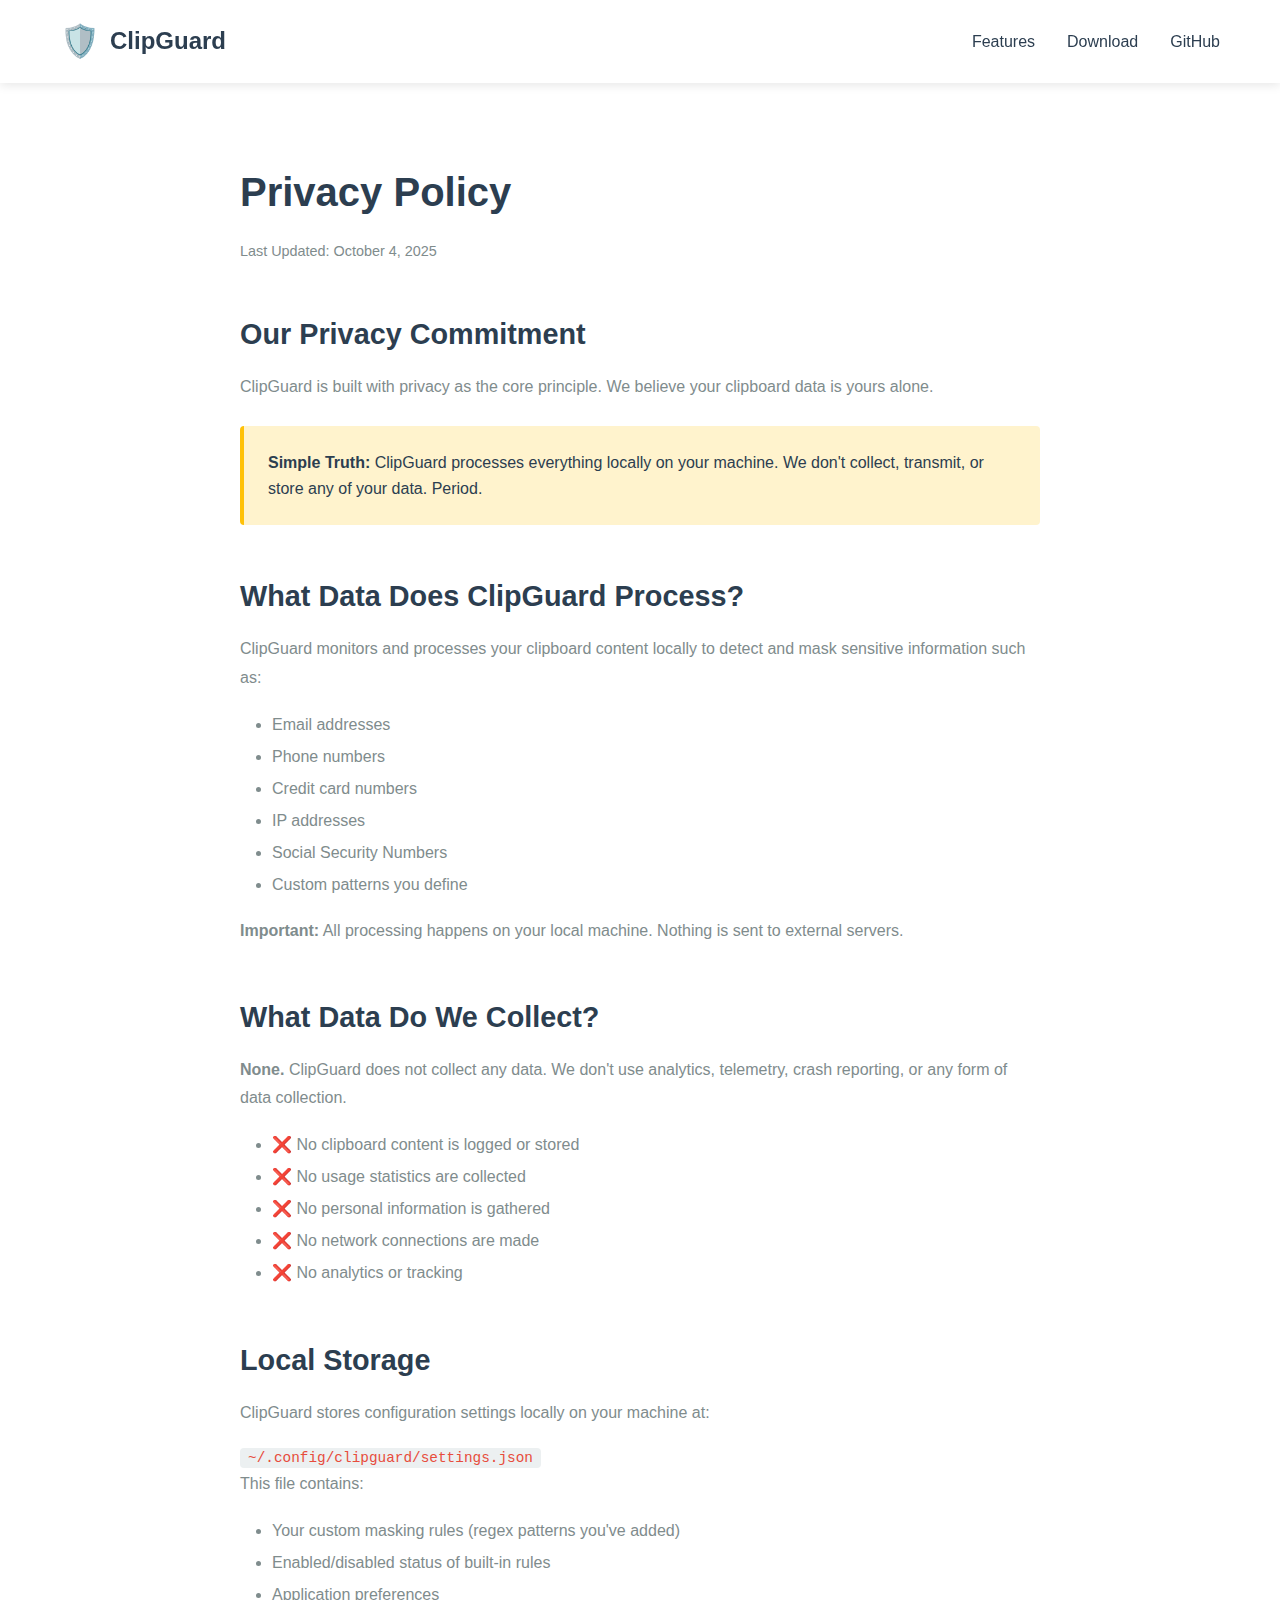
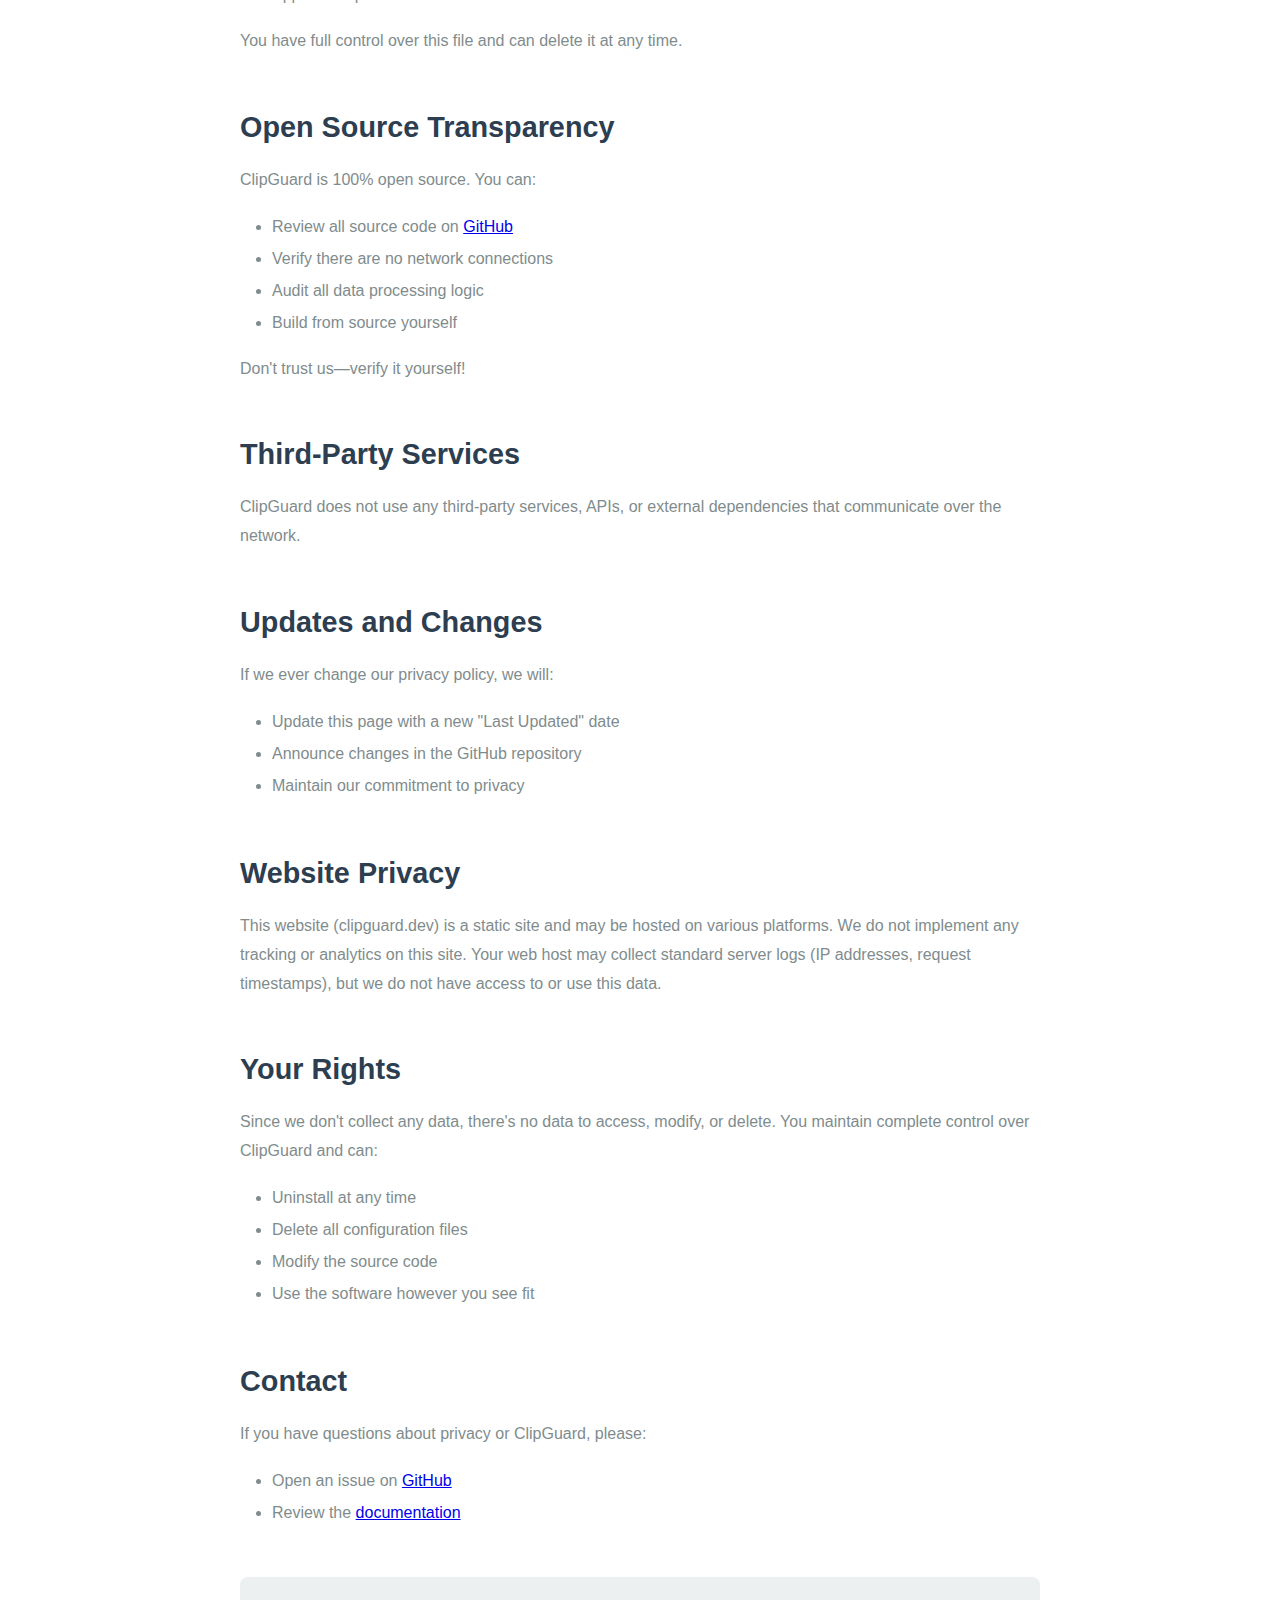
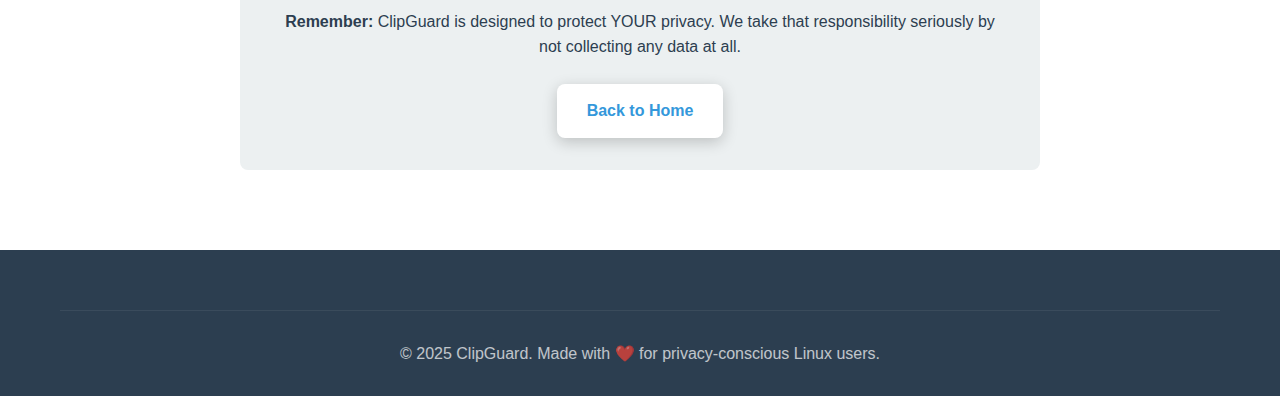
<file: privacy.html>
<!DOCTYPE html>
<html lang="en">
<head>
    <meta charset="UTF-8">
    <meta name="viewport" content="width=device-width, initial-scale=1.0">
    <meta name="description" content="ClipGuard Privacy Policy - Learn how we protect your data">
    <title>Privacy Policy - ClipGuard</title>
    <link rel="stylesheet" href="css/styles.css">
    <link rel="icon" type="image/svg+xml" href="data:image/svg+xml,<svg xmlns='http://www.w3.org/2000/svg' viewBox='0 0 100 100'><text y='.9em' font-size='90'>🛡️</text></svg>">
</head>
<body>
    <!-- Navigation -->
    <nav class="navbar">
        <div class="container nav-container">
            <div class="logo">
                <a href="index.html" style="text-decoration: none; color: inherit; display: flex; align-items: center; gap: 10px;">
                    <span class="logo-icon">🛡️</span>
                    <span class="logo-text">ClipGuard</span>
                </a>
            </div>
            <ul class="nav-links">
                <li><a href="index.html#features">Features</a></li>
                <li><a href="index.html#download">Download</a></li>
                <li><a href="https://github.com/qusaismael/ClipGuard" target="_blank">GitHub</a></li>
            </ul>
            <div class="hamburger">
                <span></span>
                <span></span>
                <span></span>
            </div>
        </div>
    </nav>

    <div class="page-content">
        <div class="container">
            <div class="content-wrapper">
                <h1>Privacy Policy</h1>
                <p class="last-updated">Last Updated: October 4, 2025</p>

                <section class="privacy-section">
                    <h2>Our Privacy Commitment</h2>
                    <p>ClipGuard is built with privacy as the core principle. We believe your clipboard data is yours alone.</p>
                    <div class="highlight-box">
                        <strong>Simple Truth:</strong> ClipGuard processes everything locally on your machine. We don't collect, transmit, or store any of your data. Period.
                    </div>
                </section>

                <section class="privacy-section">
                    <h2>What Data Does ClipGuard Process?</h2>
                    <p>ClipGuard monitors and processes your clipboard content locally to detect and mask sensitive information such as:</p>
                    <ul>
                        <li>Email addresses</li>
                        <li>Phone numbers</li>
                        <li>Credit card numbers</li>
                        <li>IP addresses</li>
                        <li>Social Security Numbers</li>
                        <li>Custom patterns you define</li>
                    </ul>
                    <p><strong>Important:</strong> All processing happens on your local machine. Nothing is sent to external servers.</p>
                </section>

                <section class="privacy-section">
                    <h2>What Data Do We Collect?</h2>
                    <p><strong>None.</strong> ClipGuard does not collect any data. We don't use analytics, telemetry, crash reporting, or any form of data collection.</p>
                    <ul>
                        <li>❌ No clipboard content is logged or stored</li>
                        <li>❌ No usage statistics are collected</li>
                        <li>❌ No personal information is gathered</li>
                        <li>❌ No network connections are made</li>
                        <li>❌ No analytics or tracking</li>
                    </ul>
                </section>

                <section class="privacy-section">
                    <h2>Local Storage</h2>
                    <p>ClipGuard stores configuration settings locally on your machine at:</p>
                    <code class="inline-code">~/.config/clipguard/settings.json</code>
                    <p>This file contains:</p>
                    <ul>
                        <li>Your custom masking rules (regex patterns you've added)</li>
                        <li>Enabled/disabled status of built-in rules</li>
                        <li>Application preferences</li>
                    </ul>
                    <p>You have full control over this file and can delete it at any time.</p>
                </section>

                <section class="privacy-section">
                    <h2>Open Source Transparency</h2>
                    <p>ClipGuard is 100% open source. You can:</p>
                    <ul>
                        <li>Review all source code on <a href="https://github.com/qusaismael/ClipGuard" target="_blank">GitHub</a></li>
                        <li>Verify there are no network connections</li>
                        <li>Audit all data processing logic</li>
                        <li>Build from source yourself</li>
                    </ul>
                    <p>Don't trust us—verify it yourself!</p>
                </section>

                <section class="privacy-section">
                    <h2>Third-Party Services</h2>
                    <p>ClipGuard does not use any third-party services, APIs, or external dependencies that communicate over the network.</p>
                </section>

                <section class="privacy-section">
                    <h2>Updates and Changes</h2>
                    <p>If we ever change our privacy policy, we will:</p>
                    <ul>
                        <li>Update this page with a new "Last Updated" date</li>
                        <li>Announce changes in the GitHub repository</li>
                        <li>Maintain our commitment to privacy</li>
                    </ul>
                </section>

                <section class="privacy-section">
                    <h2>Website Privacy</h2>
                    <p>This website (clipguard.dev) is a static site and may be hosted on various platforms. We do not implement any tracking or analytics on this site. Your web host may collect standard server logs (IP addresses, request timestamps), but we do not have access to or use this data.</p>
                </section>

                <section class="privacy-section">
                    <h2>Your Rights</h2>
                    <p>Since we don't collect any data, there's no data to access, modify, or delete. You maintain complete control over ClipGuard and can:</p>
                    <ul>
                        <li>Uninstall at any time</li>
                        <li>Delete all configuration files</li>
                        <li>Modify the source code</li>
                        <li>Use the software however you see fit</li>
                    </ul>
                </section>

                <section class="privacy-section">
                    <h2>Contact</h2>
                    <p>If you have questions about privacy or ClipGuard, please:</p>
                    <ul>
                        <li>Open an issue on <a href="https://github.com/qusaismael/ClipGuard/issues" target="_blank">GitHub</a></li>
                        <li>Review the <a href="https://github.com/qusaismael/ClipGuard#readme" target="_blank">documentation</a></li>
                    </ul>
                </section>

                <div class="privacy-footer">
                    <p><strong>Remember:</strong> ClipGuard is designed to protect YOUR privacy. We take that responsibility seriously by not collecting any data at all.</p>
                    <a href="index.html" class="btn btn-primary">Back to Home</a>
                </div>
            </div>
        </div>
    </div>

    <footer class="footer">
        <div class="container">
            <div class="footer-bottom">
                <p>&copy; 2025 ClipGuard. Made with ❤️ for privacy-conscious Linux users.</p>
            </div>
        </div>
    </footer>

    <script src="js/main.js"></script>
</body>
</html>
</file>
<file: css/styles.css>
/* Reset and Base Styles */
* {
    margin: 0;
    padding: 0;
    box-sizing: border-box;
}

:root {
    --primary-color: #3498db;
    --primary-dark: #2980b9;
    --secondary-color: #2ecc71;
    --danger-color: #e74c3c;
    --dark: #2c3e50;
    --dark-light: #34495e;
    --gray: #7f8c8d;
    --gray-light: #bdc3c7;
    --bg-light: #ecf0f1;
    --white: #ffffff;
    --shadow: 0 2px 10px rgba(0, 0, 0, 0.1);
    --shadow-lg: 0 10px 40px rgba(0, 0, 0, 0.15);
    --transition: all 0.3s cubic-bezier(0.4, 0, 0.2, 1);
}

html {
    scroll-behavior: smooth;
}

body {
    font-family: -apple-system, BlinkMacSystemFont, 'Segoe UI', Roboto, 'Helvetica Neue', Arial, sans-serif;
    line-height: 1.6;
    color: var(--dark);
    background: var(--white);
    overflow-x: hidden;
}

.container {
    max-width: 1200px;
    margin: 0 auto;
    padding: 0 20px;
}

/* Navigation */
.navbar {
    position: fixed;
    top: 0;
    left: 0;
    right: 0;
    background: rgba(255, 255, 255, 0.95);
    backdrop-filter: blur(10px);
    box-shadow: var(--shadow);
    z-index: 1000;
    padding: 1rem 0;
}

.nav-container {
    display: flex;
    justify-content: space-between;
    align-items: center;
}

.logo {
    display: flex;
    align-items: center;
    gap: 10px;
    font-size: 1.5rem;
    font-weight: 700;
    color: var(--dark);
}

.logo-icon {
    font-size: 2rem;
}

.nav-links {
    display: flex;
    list-style: none;
    gap: 2rem;
    align-items: center;
}

.nav-links a {
    text-decoration: none;
    color: var(--dark);
    font-weight: 500;
    transition: var(--transition);
    position: relative;
}

.nav-links a::after {
    content: '';
    position: absolute;
    bottom: -5px;
    left: 0;
    width: 0;
    height: 2px;
    background: var(--primary-color);
    transition: var(--transition);
}

.nav-links a:hover::after {
    width: 100%;
}

.nav-links a:hover {
    color: var(--primary-color);
}

.hamburger {
    display: none;
    flex-direction: column;
    gap: 5px;
    cursor: pointer;
}

.hamburger span {
    width: 25px;
    height: 3px;
    background: var(--dark);
    transition: var(--transition);
    border-radius: 3px;
}

/* Hero Section */
.hero {
    margin-top: 80px;
    padding: 100px 0;
    background: linear-gradient(135deg, #667eea 0%, #764ba2 100%);
    color: white;
    position: relative;
    overflow: hidden;
}

.hero::before {
    content: '';
    position: absolute;
    top: 0;
    left: 0;
    right: 0;
    bottom: 0;
    background: url('data:image/svg+xml,<svg xmlns="http://www.w3.org/2000/svg" viewBox="0 0 1440 320"><path fill="%23ffffff" fill-opacity="0.05" d="M0,96L48,112C96,128,192,160,288,160C384,160,480,128,576,122.7C672,117,768,139,864,133.3C960,128,1056,96,1152,90.7C1248,85,1344,107,1392,117.3L1440,128L1440,320L1392,320C1344,320,1248,320,1152,320C1056,320,960,320,864,320C768,320,672,320,576,320C480,320,384,320,288,320C192,320,96,320,48,320L0,320Z"></path></svg>') no-repeat bottom;
    background-size: cover;
}

.hero-content {
    display: grid;
    grid-template-columns: 1fr 1fr;
    gap: 60px;
    align-items: center;
    position: relative;
    z-index: 1;
}

.hero-title {
    font-size: 3.5rem;
    font-weight: 800;
    line-height: 1.2;
    margin-bottom: 1.5rem;
}

.gradient-text {
    background: linear-gradient(120deg, #fff 0%, #c3e4ff 100%);
    -webkit-background-clip: text;
    -webkit-text-fill-color: transparent;
    background-clip: text;
}

.hero-subtitle {
    font-size: 1.25rem;
    line-height: 1.8;
    margin-bottom: 2rem;
    opacity: 0.95;
}

.hero-buttons {
    display: flex;
    gap: 1rem;
    margin-bottom: 3rem;
    flex-wrap: wrap;
}

.btn {
    display: inline-flex;
    align-items: center;
    gap: 10px;
    padding: 14px 30px;
    border-radius: 8px;
    text-decoration: none;
    font-weight: 600;
    transition: var(--transition);
    cursor: pointer;
    border: none;
    font-size: 1rem;
}

.btn-primary {
    background: var(--white);
    color: var(--primary-color);
    box-shadow: 0 4px 15px rgba(0, 0, 0, 0.2);
}

.btn-primary:hover {
    transform: translateY(-2px);
    box-shadow: 0 6px 20px rgba(0, 0, 0, 0.3);
}

.btn-secondary {
    background: rgba(255, 255, 255, 0.2);
    color: white;
    border: 2px solid white;
}

.btn-secondary:hover {
    background: white;
    color: var(--primary-color);
}

.btn-outline {
    background: transparent;
    color: var(--primary-color);
    border: 2px solid var(--primary-color);
}

.btn-outline:hover {
    background: var(--primary-color);
    color: white;
}

.btn-large {
    padding: 18px 40px;
    font-size: 1.1rem;
}

.hero-stats {
    display: flex;
    gap: 3rem;
}

.stat {
    text-align: center;
}

.stat-number {
    font-size: 2rem;
    font-weight: 700;
    margin-bottom: 0.5rem;
}

.stat-label {
    font-size: 0.9rem;
    opacity: 0.9;
}

/* Terminal Window */
.terminal-window {
    background: #1e1e1e;
    border-radius: 12px;
    overflow: hidden;
    box-shadow: 0 20px 60px rgba(0, 0, 0, 0.3);
    animation: fadeInUp 0.8s ease;
}

.terminal-header {
    background: #323232;
    padding: 12px 15px;
    display: flex;
    align-items: center;
    gap: 8px;
}

.terminal-dot {
    width: 12px;
    height: 12px;
    border-radius: 50%;
}

.terminal-dot.red { background: #ff5f56; }
.terminal-dot.yellow { background: #ffbd2e; }
.terminal-dot.green { background: #27c93f; }

.terminal-title {
    margin-left: auto;
    color: #888;
    font-size: 0.85rem;
}

.terminal-body {
    padding: 20px;
    font-family: 'Monaco', 'Menlo', 'Courier New', monospace;
    font-size: 0.9rem;
    line-height: 1.8;
}

.terminal-line {
    margin-bottom: 8px;
    color: #d4d4d4;
}

.prompt {
    color: #4ec9b0;
    margin-right: 8px;
}

.output {
    color: #ce9178;
}

.before-mask {
    color: #9cdcfe;
}

.after-mask {
    color: #b5cea8;
    animation: highlight 1s ease;
}

.terminal-cursor {
    display: inline-block;
    width: 8px;
    height: 16px;
    background: #4ec9b0;
    animation: blink 1s infinite;
}

@keyframes blink {
    0%, 50% { opacity: 1; }
    51%, 100% { opacity: 0; }
}

@keyframes highlight {
    0% { background: rgba(181, 206, 168, 0.3); }
    100% { background: transparent; }
}

@keyframes fadeInUp {
    from {
        opacity: 0;
        transform: translateY(30px);
    }
    to {
        opacity: 1;
        transform: translateY(0);
    }
}

/* Features Section */
.features {
    padding: 100px 0;
    background: var(--white);
}

.section-header {
    text-align: center;
    margin-bottom: 60px;
}

.section-header h2 {
    font-size: 2.5rem;
    font-weight: 700;
    margin-bottom: 1rem;
    color: var(--dark);
}

.section-header p {
    font-size: 1.2rem;
    color: var(--gray);
}

.features-grid {
    display: grid;
    grid-template-columns: repeat(auto-fit, minmax(300px, 1fr));
    gap: 30px;
}

.feature-card {
    background: white;
    padding: 40px 30px;
    border-radius: 12px;
    box-shadow: var(--shadow);
    transition: var(--transition);
    border: 1px solid #f0f0f0;
}

.feature-card:hover {
    transform: translateY(-5px);
    box-shadow: var(--shadow-lg);
}

.feature-icon {
    font-size: 3rem;
    margin-bottom: 1rem;
}

.feature-card h3 {
    font-size: 1.5rem;
    margin-bottom: 1rem;
    color: var(--dark);
}

.feature-card p {
    color: var(--gray);
    line-height: 1.8;
}

/* How It Works Section */
.how-it-works {
    padding: 100px 0;
    background: var(--bg-light);
}

.steps {
    display: grid;
    grid-template-columns: repeat(auto-fit, minmax(250px, 1fr));
    gap: 40px;
    margin-top: 60px;
}

.step {
    text-align: center;
}

.step-number {
    width: 60px;
    height: 60px;
    background: var(--primary-color);
    color: white;
    border-radius: 50%;
    display: flex;
    align-items: center;
    justify-content: center;
    font-size: 1.5rem;
    font-weight: 700;
    margin: 0 auto 1.5rem;
}

.step-content h3 {
    font-size: 1.5rem;
    margin-bottom: 1rem;
    color: var(--dark);
}

.step-content p {
    color: var(--gray);
    line-height: 1.8;
}

/* Security Section */
.security {
    padding: 100px 0;
    background: linear-gradient(135deg, #2ecc71 0%, #27ae60 100%);
    color: white;
}

.security-content {
    display: grid;
    grid-template-columns: auto 1fr;
    gap: 60px;
    align-items: center;
}

.security-badge {
    display: flex;
    align-items: center;
    justify-content: center;
}

.security-text h2 {
    font-size: 2.5rem;
    margin-bottom: 1.5rem;
}

.security-text p {
    font-size: 1.2rem;
    line-height: 1.8;
    margin-bottom: 2rem;
    opacity: 0.95;
}

.security-buttons {
    display: flex;
    gap: 15px;
    flex-wrap: wrap;
}

/* Download Section */
.download {
    padding: 100px 0;
    background: var(--white);
}

.download-cards {
    display: grid;
    grid-template-columns: repeat(auto-fit, minmax(320px, 1fr));
    gap: 30px;
    margin-top: 60px;
}

.download-card {
    background: white;
    padding: 30px;
    border-radius: 12px;
    box-shadow: var(--shadow);
    border: 1px solid #f0f0f0;
    display: flex;
    flex-direction: column;
    gap: 20px;
}

.distro-icon {
    font-size: 3rem;
    margin-bottom: 0.5rem;
}

.download-card h3 {
    font-size: 1.5rem;
    margin-bottom: 0.5rem;
    color: var(--dark);
}

.os-description {
    color: var(--gray);
    font-size: 0.95rem;
    margin-bottom: 0.5rem;
    min-height: 2.5em;
}

.download-links {
    display: flex;
    gap: 10px;
    margin-top: 10px;
}

.code-block {
    position: relative;
    background: #1e1e1e;
    border-radius: 8px;
    padding: 20px;
    overflow-x: auto;
}

.code-block code {
    font-family: 'Monaco', 'Menlo', 'Courier New', monospace;
    font-size: 0.85rem;
    line-height: 1.8;
    color: #d4d4d4;
    white-space: pre-wrap;
    display: block;
}

.copy-btn {
    position: absolute;
    top: 10px;
    right: 10px;
    background: var(--primary-color);
    color: white;
    border: none;
    padding: 8px 16px;
    border-radius: 6px;
    cursor: pointer;
    font-size: 0.85rem;
    font-weight: 600;
    transition: var(--transition);
}

.copy-btn:hover {
    background: var(--primary-dark);
}

.copy-btn.copied {
    background: var(--secondary-color);
}

.download-footer {
    text-align: center;
    margin-top: 40px;
    font-size: 1.1rem;
}

.download-footer a {
    color: var(--primary-color);
    text-decoration: none;
    font-weight: 600;
}

.download-footer a:hover {
    text-decoration: underline;
}

/* CTA Section */
.cta {
    padding: 100px 0;
    background: linear-gradient(135deg, #667eea 0%, #764ba2 100%);
    color: white;
    text-align: center;
}

.cta h2 {
    font-size: 2.5rem;
    margin-bottom: 1rem;
}

.cta p {
    font-size: 1.2rem;
    margin-bottom: 2rem;
    opacity: 0.95;
}

.cta-note {
    margin-top: 1.5rem;
    font-size: 0.9rem;
    opacity: 0.8;
}

/* Footer */
.footer {
    background: var(--dark);
    color: white;
    padding: 60px 0 30px;
}

.footer-content {
    display: grid;
    grid-template-columns: 1fr 2fr;
    gap: 60px;
    margin-bottom: 40px;
}

.footer-brand p {
    margin-top: 1rem;
    opacity: 0.8;
    line-height: 1.8;
}

.footer-links {
    display: grid;
    grid-template-columns: repeat(auto-fit, minmax(150px, 1fr));
    gap: 30px;
}

.footer-column h4 {
    margin-bottom: 1rem;
    font-size: 1.1rem;
}

.footer-column ul {
    list-style: none;
}

.footer-column ul li {
    margin-bottom: 0.5rem;
}

.footer-column a {
    color: rgba(255, 255, 255, 0.7);
    text-decoration: none;
    transition: var(--transition);
}

.footer-column a:hover {
    color: white;
}

.footer-bottom {
    text-align: center;
    padding-top: 30px;
    border-top: 1px solid rgba(255, 255, 255, 0.1);
    opacity: 0.7;
}

/* Privacy Page */
.page-content {
    margin-top: 80px;
    padding: 80px 0;
    min-height: calc(100vh - 200px);
}

.content-wrapper {
    max-width: 800px;
    margin: 0 auto;
}

.content-wrapper h1 {
    font-size: 2.5rem;
    margin-bottom: 1rem;
    color: var(--dark);
}

.last-updated {
    color: var(--gray);
    font-size: 0.9rem;
    margin-bottom: 3rem;
}

.privacy-section {
    margin-bottom: 3rem;
}

.privacy-section h2 {
    font-size: 1.8rem;
    margin-bottom: 1rem;
    color: var(--dark);
}

.privacy-section p {
    line-height: 1.8;
    margin-bottom: 1rem;
    color: var(--gray);
}

.privacy-section ul {
    margin: 1rem 0 1rem 2rem;
    line-height: 2;
}

.privacy-section li {
    color: var(--gray);
}

.highlight-box {
    background: #fff3cd;
    border-left: 4px solid #ffc107;
    padding: 1.5rem;
    margin: 1.5rem 0;
    border-radius: 4px;
}

.inline-code {
    background: var(--bg-light);
    padding: 2px 8px;
    border-radius: 4px;
    font-family: 'Monaco', 'Menlo', 'Courier New', monospace;
    font-size: 0.9rem;
    color: var(--danger-color);
}

.privacy-footer {
    background: var(--bg-light);
    padding: 2rem;
    border-radius: 8px;
    text-align: center;
    margin-top: 3rem;
}

.privacy-footer p {
    margin-bottom: 1.5rem;
}

/* Responsive Design */
@media (max-width: 768px) {
    .nav-links {
        position: fixed;
        top: 70px;
        left: -100%;
        width: 100%;
        height: calc(100vh - 70px);
        background: white;
        flex-direction: column;
        padding: 2rem;
        box-shadow: var(--shadow);
        transition: var(--transition);
    }

    .nav-links.active {
        left: 0;
    }

    .hamburger {
        display: flex;
    }

    .hero-content {
        grid-template-columns: 1fr;
        gap: 40px;
    }

    .hero-title {
        font-size: 2.5rem;
    }

    .hero-visual {
        order: -1;
    }

    .hero-stats {
        gap: 1.5rem;
    }

    .security-content {
        grid-template-columns: 1fr;
        text-align: center;
    }

    .footer-content {
        grid-template-columns: 1fr;
        gap: 40px;
    }

    .steps {
        grid-template-columns: 1fr;
    }
}

/* Animations */
@keyframes slideInUp {
    from {
        opacity: 0;
        transform: translateY(50px);
    }
    to {
        opacity: 1;
        transform: translateY(0);
    }
}

.feature-card,
.download-card,
.step {
    animation: slideInUp 0.6s ease both;
}

.feature-card:nth-child(1) { animation-delay: 0.1s; }
.feature-card:nth-child(2) { animation-delay: 0.2s; }
.feature-card:nth-child(3) { animation-delay: 0.3s; }
.feature-card:nth-child(4) { animation-delay: 0.4s; }
.feature-card:nth-child(5) { animation-delay: 0.5s; }
.feature-card:nth-child(6) { animation-delay: 0.6s; }
</file>
